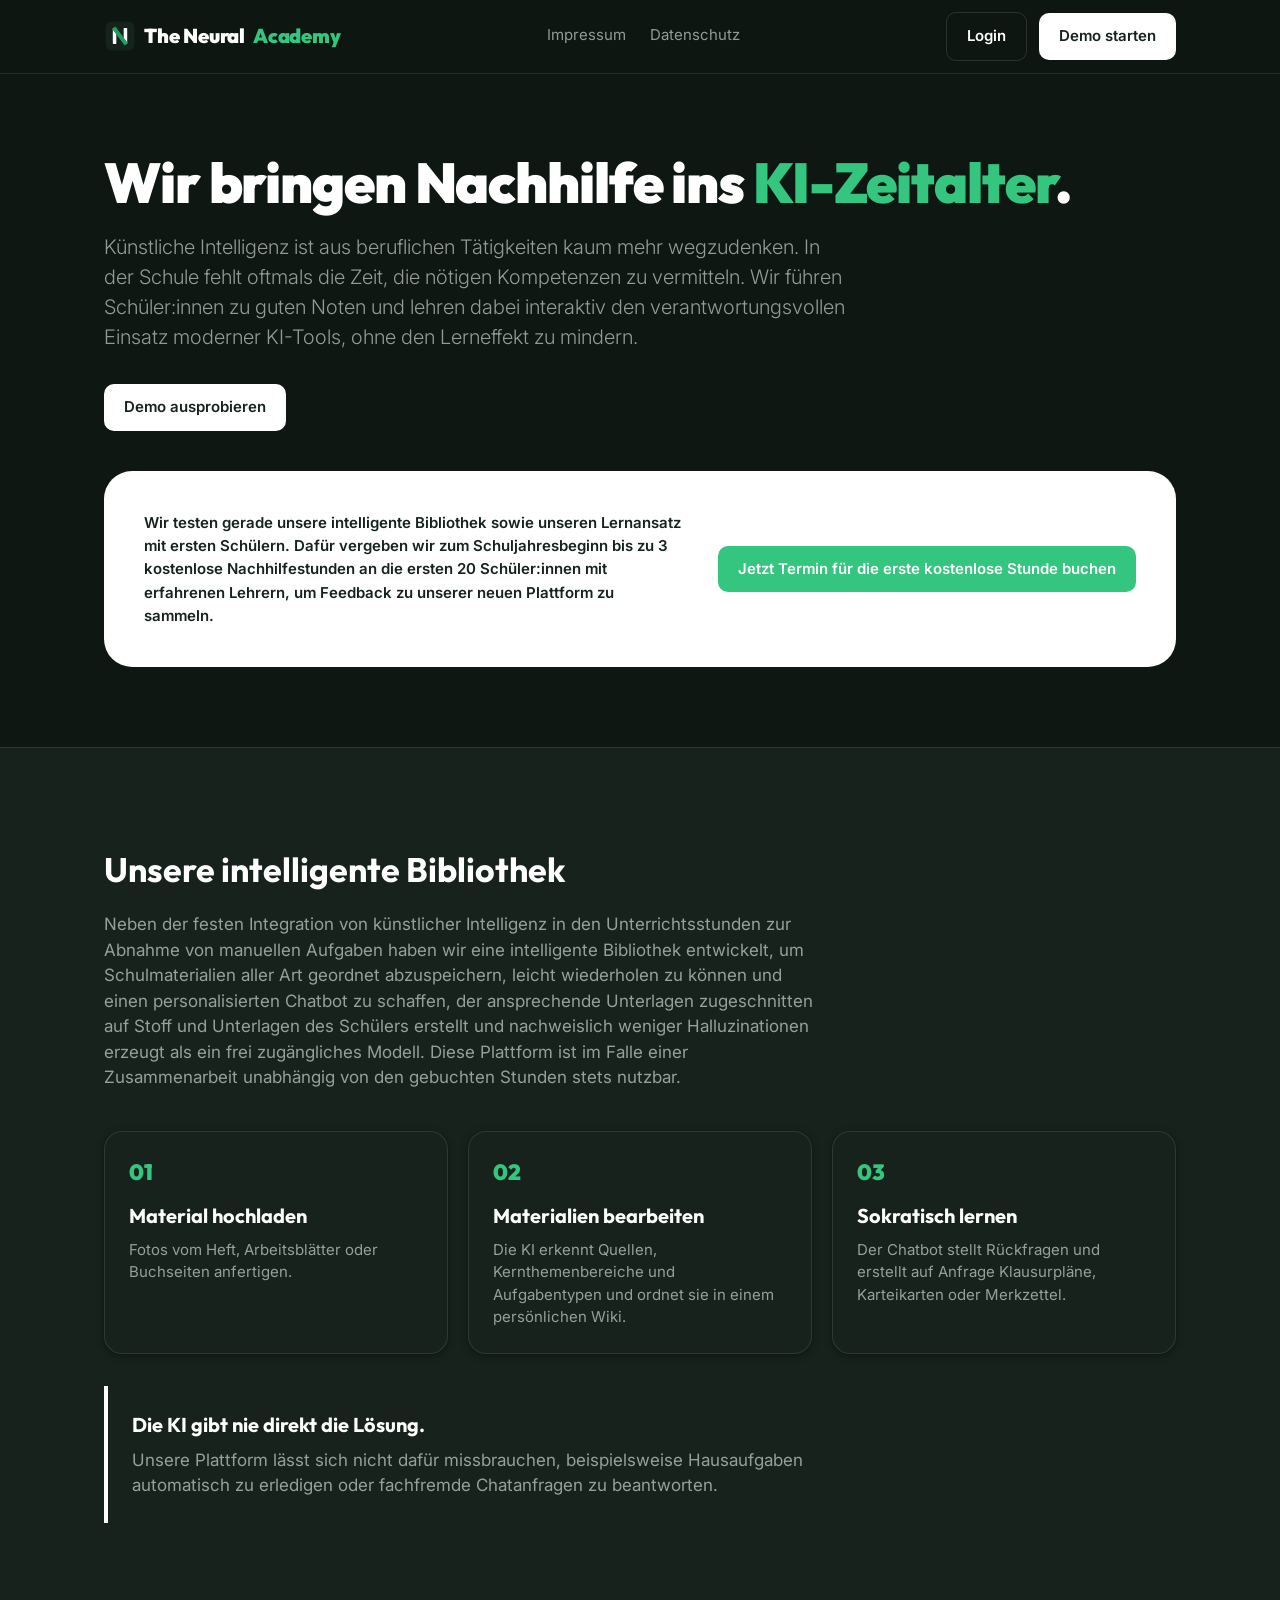
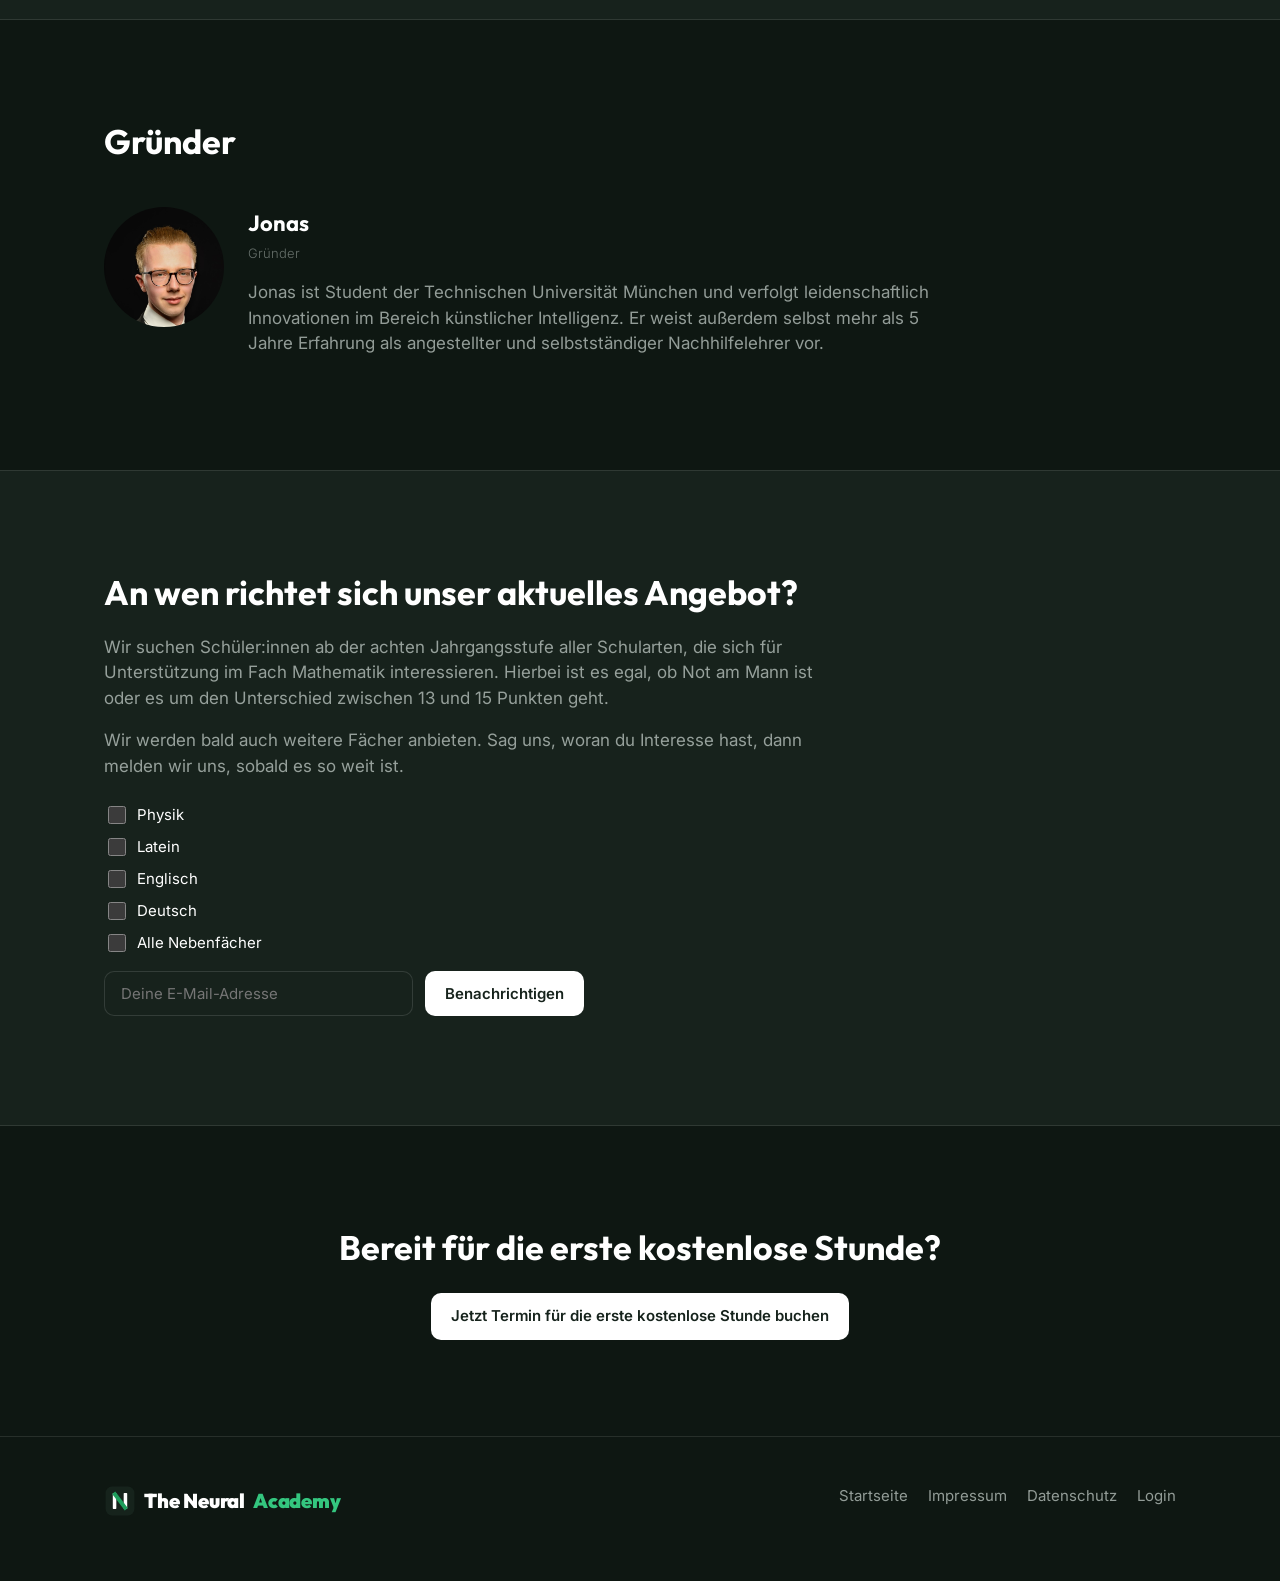
<file: index.html>
<!DOCTYPE html>
<html lang="de">
<head>
<meta charset="UTF-8">
<meta name="viewport" content="width=device-width, initial-scale=1.0">
<title>The Neural Academy: Nachhilfe im KI-Zeitalter</title>
<meta name="description" content="The Neural Academy führt Schüler:innen zu guten Noten und lehrt dabei interaktiv den verantwortungsvollen Einsatz moderner KI-Tools.">
<link rel="icon" type="image/svg+xml" href="assets/logo-icon.svg">
<link rel="preconnect" href="https://fonts.googleapis.com">
<link rel="preconnect" href="https://fonts.gstatic.com" crossorigin>
<link href="https://fonts.googleapis.com/css2?family=Outfit:wght@400;700;800;900&family=Inter:wght@300;400;600;900&display=swap" rel="stylesheet">
<link rel="stylesheet" href="assets/theme.css">
</head>
<body>

<nav class="topbar">
  <div class="wrap topbar-row">
    <a href="#top" class="brand"><img src="assets/logo-icon.svg" alt="" width="32" height="32">The Neural <span class="accent">Academy</span></a>
    <div class="topbar-links">
      <a class="topbar-link" href="impressum.html">Impressum</a>
      <a class="topbar-link" href="datenschutz.html">Datenschutz</a>
    </div>
    <div class="topbar-actions">
      <a class="btn-secondary" href="https://web-production-b1ad9.up.railway.app/login">Login</a>
      <a class="btn-primary" href="https://web-production-b1ad9.up.railway.app/demo">Demo starten</a>
    </div>
  </div>
</nav>

<main id="top">

  <section class="hero">
    <div class="wrap">
      <h1 class="display">Wir bringen Nachhilfe ins <span class="accent">KI-Zeitalter</span>.</h1>
      <p class="lede">Künstliche Intelligenz ist aus beruflichen Tätigkeiten kaum mehr wegzudenken. In der Schule fehlt oftmals die Zeit, die nötigen Kompetenzen zu vermitteln. Wir führen Schüler:innen zu guten Noten und lehren dabei interaktiv den verantwortungsvollen Einsatz moderner KI-Tools, ohne den Lerneffekt zu mindern.</p>
      <div class="hero-actions">
        <a class="btn-primary" href="https://web-production-b1ad9.up.railway.app/demo">Demo ausprobieren</a>
      </div>
      <div class="cta-panel">
        <p>Wir testen gerade unsere intelligente Bibliothek sowie unseren Lernansatz mit ersten Schülern. Dafür vergeben wir zum Schuljahresbeginn bis zu 3 kostenlose Nachhilfestunden an die ersten 20 Schüler:innen mit erfahrenen Lehrern, um Feedback zu unserer neuen Plattform zu sammeln.</p>
        <a class="btn-primary" href="https://calendly.com/jonas-hunglinger/nachhilfe-probestunde" target="_blank" rel="noopener">Jetzt Termin für die erste kostenlose Stunde buchen</a>
      </div>
    </div>
  </section>

  <section id="ansatz" class="section-alt">
    <div class="wrap">
      <h2 class="title2" style="font-size: var(--text-large-title);">Unsere intelligente Bibliothek</h2>
      <p class="body-text">Neben der festen Integration von künstlicher Intelligenz in den Unterrichtsstunden zur Abnahme von manuellen Aufgaben haben wir eine intelligente Bibliothek entwickelt, um Schulmaterialien aller Art geordnet abzuspeichern, leicht wiederholen zu können und einen personalisierten Chatbot zu schaffen, der ansprechende Unterlagen zugeschnitten auf Stoff und Unterlagen des Schülers erstellt und nachweislich weniger Halluzinationen erzeugt als ein frei zugängliches Modell. Diese Plattform ist im Falle einer Zusammenarbeit unabhängig von den gebuchten Stunden stets nutzbar.</p>

      <div class="steps">
        <div class="step-card">
          <span class="step-num">01</span>
          <h3>Material hochladen</h3>
          <p>Fotos vom Heft, Arbeitsblätter oder Buchseiten anfertigen.</p>
        </div>
        <div class="step-card">
          <span class="step-num">02</span>
          <h3>Materialien bearbeiten</h3>
          <p>Die KI erkennt Quellen, Kernthemenbereiche und Aufgabentypen und ordnet sie in einem persönlichen Wiki.</p>
        </div>
        <div class="step-card">
          <span class="step-num">03</span>
          <h3>Sokratisch lernen</h3>
          <p>Der Chatbot stellt Rückfragen und erstellt auf Anfrage Klausurpläne, Karteikarten oder Merkzettel.</p>
        </div>
      </div>

      <div class="principle">
        <strong>Die KI gibt nie direkt die Lösung.</strong>
        <p>Unsere Plattform lässt sich nicht dafür missbrauchen, beispielsweise Hausaufgaben automatisch zu erledigen oder fachfremde Chatanfragen zu beantworten.</p>
      </div>
    </div>
  </section>

  <section id="team">
    <div class="wrap">
      <h2 class="title2" style="font-size: var(--text-large-title);">Gründer</h2>

      <div class="team-card">
        <div class="team-photo">
          <img src="assets/jonas.jpg" alt="Jonas, Gründer von The Neural Academy" width="120" height="120">
        </div>
        <div>
          <h3>Jonas</h3>
          <p class="quiet" style="margin: 0 0 var(--space-2);">Gründer</p>
          <p class="body-text">Jonas ist Student der Technischen Universität München und verfolgt leidenschaftlich Innovationen im Bereich künstlicher Intelligenz. Er weist außerdem selbst mehr als 5 Jahre Erfahrung als angestellter und selbstständiger Nachhilfelehrer vor.</p>
        </div>
      </div>
    </div>
  </section>

  <section id="fuer-wen" class="section-alt">
    <div class="wrap">
      <h2 class="title2" style="font-size: var(--text-large-title);">An wen richtet sich unser aktuelles Angebot?</h2>
      <p class="body-text">Wir suchen Schüler:innen ab der achten Jahrgangsstufe aller Schularten, die sich für Unterstützung im Fach Mathematik interessieren. Hierbei ist es egal, ob Not am Mann ist oder es um den Unterschied zwischen 13 und 15 Punkten geht.</p>
      <p class="body-text" style="margin-top: var(--space-4);">Wir werden bald auch weitere Fächer anbieten. Sag uns, woran du Interesse hast, dann melden wir uns, sobald es so weit ist.</p>

      <form id="interest-form" class="interest-form">
        <div class="interest-checkboxes">
          <label class="checkbox-label"><input type="checkbox" name="physik"> Physik</label>
          <label class="checkbox-label"><input type="checkbox" name="latein"> Latein</label>
          <label class="checkbox-label"><input type="checkbox" name="englisch"> Englisch</label>
          <label class="checkbox-label"><input type="checkbox" name="deutsch"> Deutsch</label>
          <label class="checkbox-label"><input type="checkbox" name="nebenfaecher"> Alle Nebenfächer</label>
        </div>
        <div class="interest-email-row">
          <input type="email" id="interest-email" placeholder="Deine E-Mail-Adresse" required>
          <button type="submit" class="btn-primary">Benachrichtigen</button>
        </div>
        <p class="quiet" id="interest-status" style="margin-top: var(--space-3);"></p>
      </form>
    </div>
  </section>

  <section>
    <div class="wrap">
      <div class="cta-closing">
        <p>Bereit für die erste kostenlose Stunde?</p>
        <a class="btn-primary" href="https://calendly.com/jonas-hunglinger/nachhilfe-probestunde" target="_blank" rel="noopener">Jetzt Termin für die erste kostenlose Stunde buchen</a>
      </div>
    </div>
  </section>

</main>

<footer>
  <div class="wrap footer-grid">
    <div>
      <a href="#top" class="brand"><img src="assets/logo-icon.svg" alt="" width="32" height="32">The Neural <span class="accent">Academy</span></a>
    </div>
    <div class="footer-links">
      <a href="#top">Startseite</a>
      <a href="impressum.html">Impressum</a>
      <a href="datenschutz.html">Datenschutz</a>
      <a href="https://web-production-b1ad9.up.railway.app/login">Login</a>
    </div>
  </div>
</footer>

<script>
  const interestForm = document.getElementById('interest-form');
  if (interestForm) {
    interestForm.addEventListener('submit', async (e) => {
      e.preventDefault();
      const status = document.getElementById('interest-status');
      const email = document.getElementById('interest-email').value.trim();
      const payload = {
        email,
        physik: interestForm.physik.checked,
        latein: interestForm.latein.checked,
        englisch: interestForm.englisch.checked,
        deutsch: interestForm.deutsch.checked,
        nebenfaecher: interestForm.nebenfaecher.checked,
      };
      status.textContent = 'Wird gesendet.';
      try {
        const res = await fetch('https://web-production-b1ad9.up.railway.app/interest-signup', {
          method: 'POST',
          headers: { 'Content-Type': 'application/json' },
          body: JSON.stringify(payload),
        });
        const data = await res.json();
        if (data.error) {
          status.textContent = data.error;
        } else {
          status.textContent = 'Danke, wir melden uns.';
          interestForm.reset();
        }
      } catch (err) {
        status.textContent = 'Das hat nicht geklappt. Bitte später erneut versuchen.';
      }
    });
  }
</script>

</body>
</html>
</file>
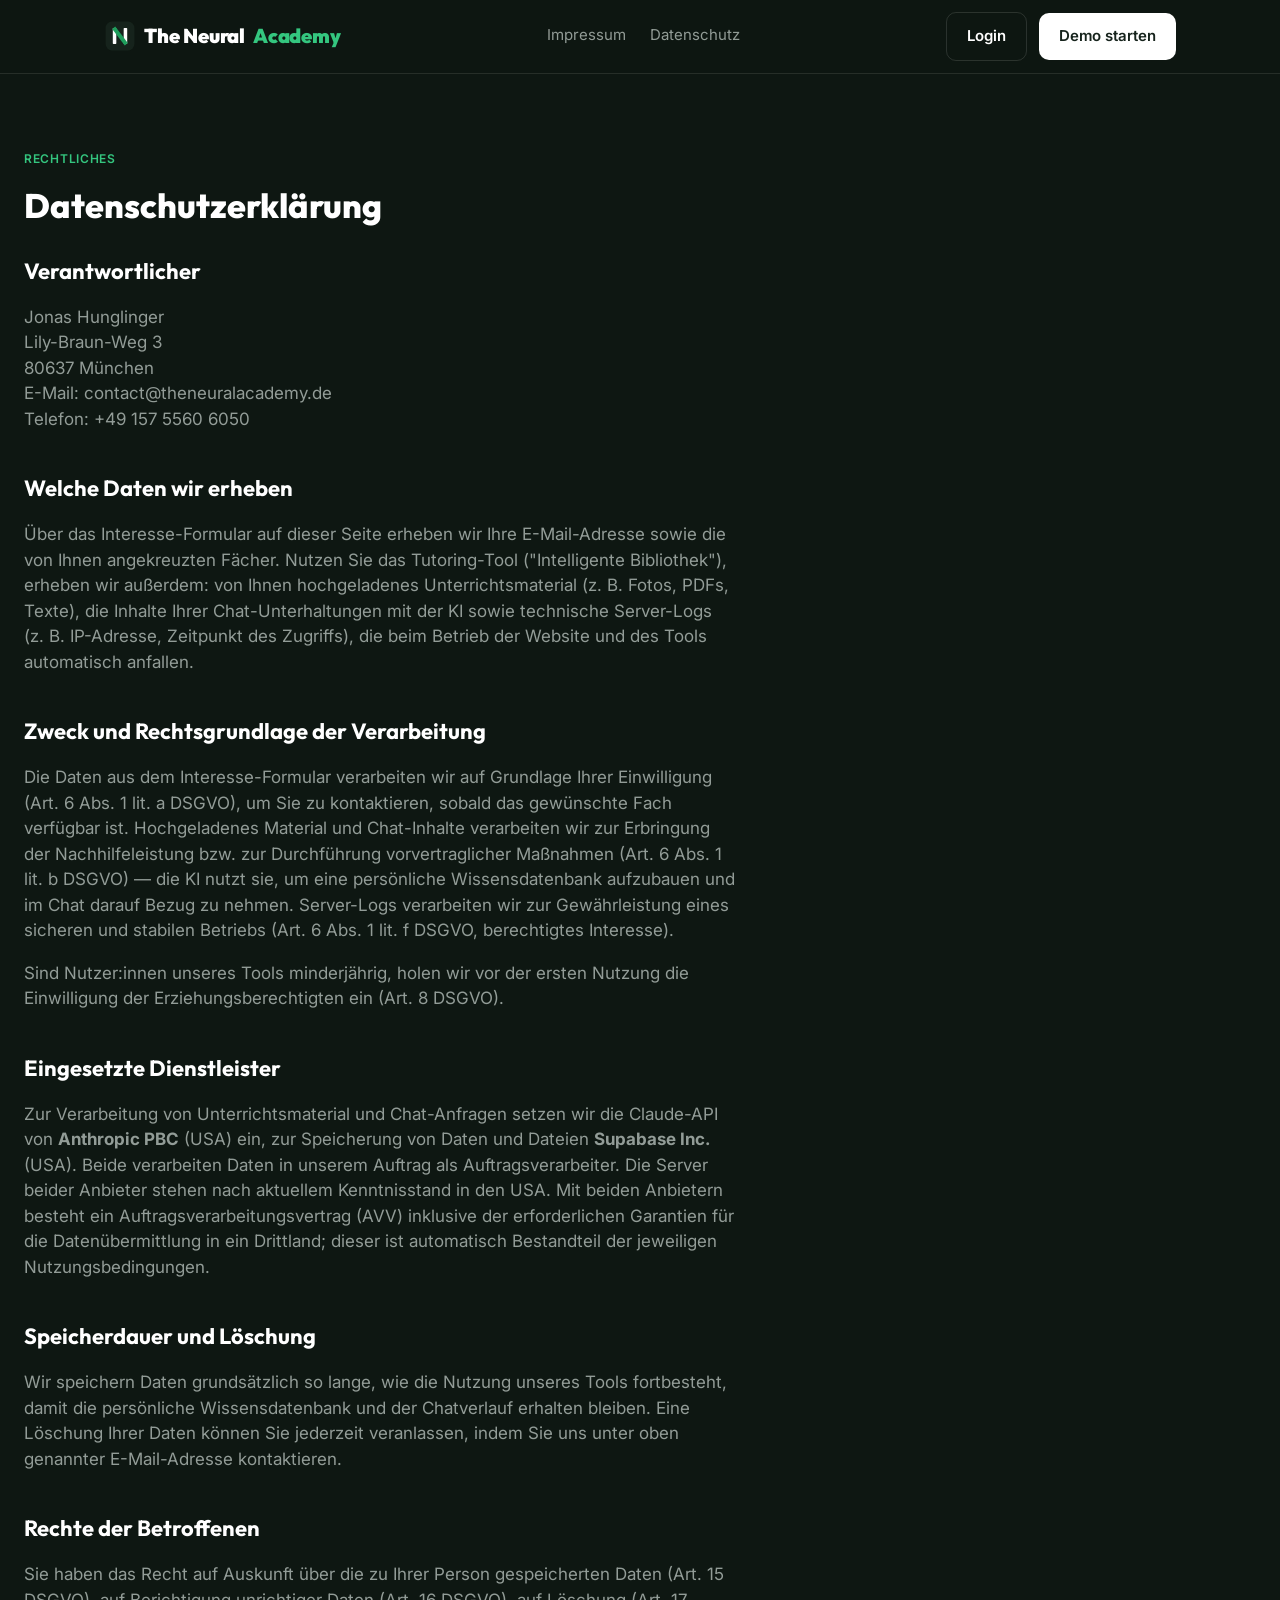
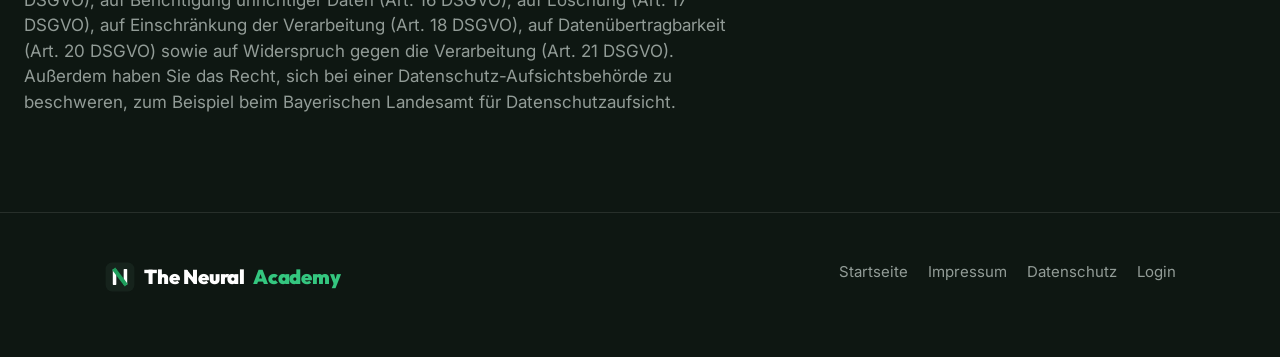
<file: datenschutz.html>
<!DOCTYPE html>
<html lang="de">
<head>
<meta charset="UTF-8">
<meta name="viewport" content="width=device-width, initial-scale=1.0">
<title>Datenschutz: The Neural Academy</title>
<meta name="description" content="Datenschutzerklärung von The Neural Academy.">
<link rel="icon" type="image/svg+xml" href="assets/logo-icon.svg">
<link rel="preconnect" href="https://fonts.googleapis.com">
<link rel="preconnect" href="https://fonts.gstatic.com" crossorigin>
<link href="https://fonts.googleapis.com/css2?family=Outfit:wght@400;700;800;900&family=Inter:wght@300;400;600;900&display=swap" rel="stylesheet">
<link rel="stylesheet" href="assets/theme.css">
</head>
<body class="legal-page">

<nav class="topbar">
  <div class="wrap topbar-row">
    <a href="index.html#top" class="brand"><img src="assets/logo-icon.svg" alt="" width="32" height="32">The Neural <span class="accent">Academy</span></a>
    <div class="topbar-links">
      <a class="topbar-link" href="impressum.html">Impressum</a>
      <a class="topbar-link" href="datenschutz.html">Datenschutz</a>
    </div>
    <div class="topbar-actions">
      <a class="btn-secondary" href="https://web-production-b1ad9.up.railway.app/login">Login</a>
      <a class="btn-primary" href="https://web-production-b1ad9.up.railway.app/demo">Demo starten</a>
    </div>
  </div>
</nav>

<main>
  <div class="wrap" style="padding-top: var(--space-16); padding-bottom: var(--space-20);">
    <p class="eyebrow">Rechtliches</p>
    <h1 class="title-large">Datenschutzerklärung</h1>

    <h2>Verantwortlicher</h2>
    <p class="body-text">Jonas Hunglinger<br>Lily-Braun-Weg 3<br>80637 München<br>E-Mail: contact@theneuralacademy.de<br>Telefon: +49 157 5560 6050</p>

    <h2>Welche Daten wir erheben</h2>
    <p class="body-text">
      Über das Interesse-Formular auf dieser Seite erheben wir Ihre E-Mail-Adresse sowie die von Ihnen
      angekreuzten Fächer. Nutzen Sie das Tutoring-Tool ("Intelligente Bibliothek"), erheben wir außerdem:
      von Ihnen hochgeladenes Unterrichtsmaterial (z. B. Fotos, PDFs, Texte), die Inhalte Ihrer
      Chat-Unterhaltungen mit der KI sowie technische Server-Logs (z. B. IP-Adresse, Zeitpunkt des
      Zugriffs), die beim Betrieb der Website und des Tools automatisch anfallen.
    </p>

    <h2>Zweck und Rechtsgrundlage der Verarbeitung</h2>
    <p class="body-text">
      Die Daten aus dem Interesse-Formular verarbeiten wir auf Grundlage Ihrer Einwilligung
      (Art. 6 Abs. 1 lit. a DSGVO), um Sie zu kontaktieren, sobald das gewünschte Fach verfügbar ist.
      Hochgeladenes Material und Chat-Inhalte verarbeiten wir zur Erbringung der Nachhilfeleistung bzw.
      zur Durchführung vorvertraglicher Maßnahmen (Art. 6 Abs. 1 lit. b DSGVO) — die KI nutzt sie, um
      eine persönliche Wissensdatenbank aufzubauen und im Chat darauf Bezug zu nehmen. Server-Logs
      verarbeiten wir zur Gewährleistung eines sicheren und stabilen Betriebs (Art. 6 Abs. 1 lit. f DSGVO,
      berechtigtes Interesse).
    </p>
    <p class="body-text">
      Sind Nutzer:innen unseres Tools minderjährig, holen wir vor der ersten Nutzung die Einwilligung
      der Erziehungsberechtigten ein (Art. 8 DSGVO).
    </p>

    <h2>Eingesetzte Dienstleister</h2>
    <p class="body-text">
      Zur Verarbeitung von Unterrichtsmaterial und Chat-Anfragen setzen wir die Claude-API von
      <strong>Anthropic PBC</strong> (USA) ein, zur Speicherung von Daten und Dateien
      <strong>Supabase Inc.</strong> (USA). Beide verarbeiten Daten in unserem Auftrag als
      Auftragsverarbeiter. Die Server beider Anbieter stehen nach aktuellem Kenntnisstand in den USA. Mit
      beiden Anbietern besteht ein Auftragsverarbeitungsvertrag (AVV) inklusive der erforderlichen
      Garantien für die Datenübermittlung in ein Drittland; dieser ist automatisch Bestandteil der
      jeweiligen Nutzungsbedingungen.
    </p>

    <h2>Speicherdauer und Löschung</h2>
    <p class="body-text">
      Wir speichern Daten grundsätzlich so lange, wie die Nutzung unseres Tools fortbesteht, damit die
      persönliche Wissensdatenbank und der Chatverlauf erhalten bleiben. Eine Löschung Ihrer Daten können
      Sie jederzeit veranlassen, indem Sie uns unter oben genannter E-Mail-Adresse kontaktieren.
    </p>

    <h2>Rechte der Betroffenen</h2>
    <p class="body-text">
      Sie haben das Recht auf Auskunft über die zu Ihrer Person gespeicherten Daten (Art. 15 DSGVO), auf
      Berichtigung unrichtiger Daten (Art. 16 DSGVO), auf Löschung (Art. 17 DSGVO), auf Einschränkung der
      Verarbeitung (Art. 18 DSGVO), auf Datenübertragbarkeit (Art. 20 DSGVO) sowie auf Widerspruch gegen
      die Verarbeitung (Art. 21 DSGVO). Außerdem haben Sie das Recht, sich bei einer
      Datenschutz-Aufsichtsbehörde zu beschweren, zum Beispiel beim Bayerischen Landesamt für
      Datenschutzaufsicht.
    </p>
  </div>
</main>

<footer>
  <div class="wrap footer-grid">
    <div>
      <a href="index.html#top" class="brand"><img src="assets/logo-icon.svg" alt="" width="32" height="32">The Neural <span class="accent">Academy</span></a>
    </div>
    <div class="footer-links">
      <a href="index.html#top">Startseite</a>
      <a href="impressum.html">Impressum</a>
      <a href="datenschutz.html">Datenschutz</a>
      <a href="https://web-production-b1ad9.up.railway.app/login">Login</a>
    </div>
  </div>
</footer>


</body>
</html>
</file>
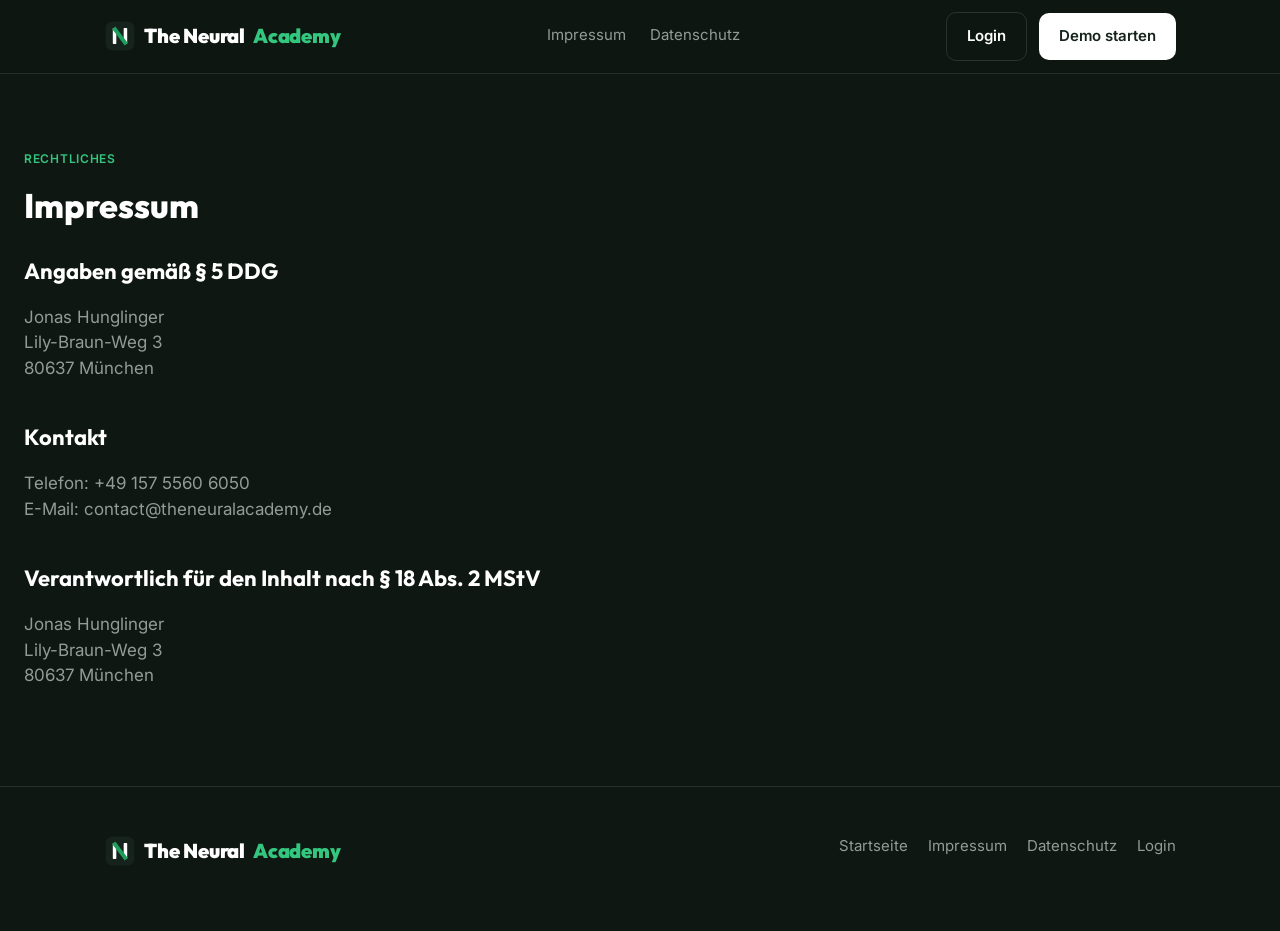
<file: impressum.html>
<!DOCTYPE html>
<html lang="de">
<head>
<meta charset="UTF-8">
<meta name="viewport" content="width=device-width, initial-scale=1.0">
<title>Impressum: The Neural Academy</title>
<meta name="description" content="Impressum von The Neural Academy.">
<link rel="icon" type="image/svg+xml" href="assets/logo-icon.svg">
<link rel="preconnect" href="https://fonts.googleapis.com">
<link rel="preconnect" href="https://fonts.gstatic.com" crossorigin>
<link href="https://fonts.googleapis.com/css2?family=Outfit:wght@400;700;800;900&family=Inter:wght@300;400;600;900&display=swap" rel="stylesheet">
<link rel="stylesheet" href="assets/theme.css">
</head>
<body class="legal-page">

<nav class="topbar">
  <div class="wrap topbar-row">
    <a href="index.html#top" class="brand"><img src="assets/logo-icon.svg" alt="" width="32" height="32">The Neural <span class="accent">Academy</span></a>
    <div class="topbar-links">
      <a class="topbar-link" href="impressum.html">Impressum</a>
      <a class="topbar-link" href="datenschutz.html">Datenschutz</a>
    </div>
    <div class="topbar-actions">
      <a class="btn-secondary" href="https://web-production-b1ad9.up.railway.app/login">Login</a>
      <a class="btn-primary" href="https://web-production-b1ad9.up.railway.app/demo">Demo starten</a>
    </div>
  </div>
</nav>

<main>
  <div class="wrap" style="padding-top: var(--space-16); padding-bottom: var(--space-20);">
    <p class="eyebrow">Rechtliches</p>
    <h1 class="title-large">Impressum</h1>

    <h2>Angaben gemäß § 5 DDG</h2>
    <p class="body-text">Jonas Hunglinger<br>Lily-Braun-Weg 3<br>80637 München</p>

    <h2>Kontakt</h2>
    <p class="body-text">Telefon: +49 157 5560 6050<br>E-Mail: contact@theneuralacademy.de</p>

    <h2>Verantwortlich für den Inhalt nach § 18 Abs. 2 MStV</h2>
    <p class="body-text">Jonas Hunglinger<br>Lily-Braun-Weg 3<br>80637 München</p>
  </div>
</main>

<footer>
  <div class="wrap footer-grid">
    <div>
      <a href="index.html#top" class="brand"><img src="assets/logo-icon.svg" alt="" width="32" height="32">The Neural <span class="accent">Academy</span></a>
    </div>
    <div class="footer-links">
      <a href="index.html#top">Startseite</a>
      <a href="impressum.html">Impressum</a>
      <a href="datenschutz.html">Datenschutz</a>
      <a href="https://web-production-b1ad9.up.railway.app/login">Login</a>
    </div>
  </div>
</footer>


</body>
</html>
</file>
<file: assets/theme.css>
/* Dark ist die einzige Variante der Seite — kein Light-Mode, kein Toggle. */
:root {
  color-scheme: dark;

  --font-headline: 'Outfit', 'Poppins', Arial, sans-serif;
  --font-system:   'Inter', -apple-system, system-ui, Arial, sans-serif;

  --text-caption1:    12px;
  --text-footnote:    13px;
  --text-subhead:     15px;
  --text-body:        17px;
  --text-title3:      20px;
  --text-title2:      22px;
  --text-title1:      28px;
  --text-large-title: 34px;
  --text-display:     48px;
  --text-condensed-xl: 56px;

  --space-1:  4px;
  --space-2:  8px;
  --space-3:  12px;
  --space-4:  16px;
  --space-5:  20px;
  --space-6:  24px;
  --space-8:  32px;
  --space-10: 40px;
  --space-12: 48px;
  --space-16: 64px;
  --space-20: 80px;
  --space-24: 96px;

  --institut-green:      #34C67F;
  --institut-green-tint: rgba(52,198,127,0.12);

  --ink:          #FFFFFF;
  --bg-page:      #0E1712;
  --bg-surface:   #17221C;
  --bg-inset:     #26332B;

  --text-primary:   #FFFFFF;
  --text-secondary: rgba(235,245,240,0.6);
  --text-muted:     rgba(235,245,240,0.4);
  --text-tertiary:  rgba(235,245,240,0.28);
  --text-inverse:   #16231C;

  --border:          rgba(255,255,255,0.12);
  --border-hairline: rgba(255,255,255,0.1);
  --border-divider:  rgba(255,255,255,0.07);

  --color-warning: #F2A93B;
  --color-info:    var(--ink);

  --radius-sm:  10px;
  --radius-md:  14px;
  --radius-lg:  18px;
  --radius-xl:  22px;
  --radius-2xl: 28px;
  --radius-none: 0;
  --radius-full: 9999px;

  --hover-state:   rgba(255,255,255,0.06);
  --pressed-state: rgba(255,255,255,0.10);
  --focus-ring:    var(--institut-green);

  --shadow-xs: 0 1px 2px rgba(0,0,0,0.2);
  --shadow-sm: 0 2px 8px rgba(0,0,0,0.28), 0 1px 3px rgba(0,0,0,0.16);
  --shadow-md: 0 4px 16px rgba(0,0,0,0.32), 0 2px 6px rgba(0,0,0,0.16);
  --shadow-lg: 0 8px 32px rgba(0,0,0,0.36), 0 4px 12px rgba(0,0,0,0.2);

  --ease-spring: cubic-bezier(0.25, 0.46, 0.45, 0.94);
  --ease-out:    cubic-bezier(0, 0, 0.2, 1);
  --dur-instant: 100ms;
  --dur-fast:    200ms;
  --dur-normal:  300ms;
}

* { box-sizing: border-box; }
html { scroll-behavior: smooth; }
body {
  margin: 0;
  background: var(--bg-page);
  color: var(--text-primary);
  font-family: var(--font-system);
  font-size: var(--text-body);
  line-height: 1.5;
  -webkit-font-smoothing: antialiased;
}
img { max-width: 100%; }
a { color: inherit; }
.wrap {
  max-width: 1120px;
  margin: 0 auto;
  padding: 0 var(--space-6);
}
:focus-visible {
  outline: none;
  box-shadow: 0 0 0 3px var(--institut-green);
  border-radius: var(--radius-sm);
}

/* ── Typography ── */
.eyebrow {
  font-family: var(--font-system);
  font-weight: 600;
  font-size: var(--text-caption1);
  letter-spacing: 0.06em;
  text-transform: uppercase;
  color: var(--institut-green);
}
.display {
  font-family: var(--font-headline);
  font-weight: 900;
  font-size: clamp(34px, 6vw, var(--text-condensed-xl));
  letter-spacing: -0.02em;
  line-height: 1.05;
  color: var(--text-primary);
  margin: var(--space-4) 0 var(--space-5);
}
.display .accent { color: var(--institut-green); }
.title2 {
  font-family: var(--font-headline);
  font-weight: 700;
  font-size: var(--text-title2);
  color: var(--text-primary);
  margin: 0 0 var(--space-3);
}
.title-large {
  font-family: var(--font-headline);
  font-weight: 800;
  font-size: var(--text-large-title);
  margin: var(--space-2) 0 0;
  color: var(--text-primary);
}
.lede {
  font-size: var(--text-title3);
  font-weight: 300;
  color: var(--text-secondary);
  max-width: 62ch;
  line-height: 1.5;
}
.body-text {
  color: var(--text-secondary);
  max-width: 65ch;
}
.quiet {
  font-family: var(--font-system);
  font-weight: 300;
  color: var(--text-muted);
  font-size: var(--text-footnote);
}

/* ── Buttons ── */
.btn-primary, .btn-secondary {
  display: inline-flex;
  align-items: center;
  gap: var(--space-2);
  font-family: var(--font-system);
  font-weight: 600;
  font-size: var(--text-subhead);
  padding: var(--space-3) var(--space-5);
  border-radius: var(--radius-sm);
  text-decoration: none;
  min-height: 44px;
  transition: transform var(--dur-instant) var(--ease-out), opacity var(--dur-fast) var(--ease-out), background var(--dur-fast) var(--ease-out);
  cursor: pointer;
  border: none;
}
.btn-primary { background: var(--ink); color: var(--text-inverse); }
.btn-primary:hover { opacity: 0.88; }
.btn-primary:active { transform: scale(0.97); }
.btn-secondary { background: transparent; color: var(--text-primary); border: 1px solid var(--border); }
.btn-secondary:hover { background: var(--hover-state); }
.btn-secondary:active { transform: scale(0.97); }

/* ── Nav ── */
.topbar {
  min-height: 72px;
  padding: var(--space-3) 0;
  display: flex;
  align-items: center;
  justify-content: space-between;
  position: sticky;
  top: 0;
  z-index: 100;
  background: color-mix(in srgb, var(--bg-page) 88%, transparent);
  backdrop-filter: blur(8px);
  border-bottom: 1px solid var(--border-hairline);
}
/* Layoutet Logo/Links/Actions; ersetzt die frühere Inline-Style-Version, die auf
   schmalen Screens nicht umbrach und Buttons ineinander verschachtelt hat. */
.topbar-row {
  display: flex;
  align-items: center;
  justify-content: space-between;
  width: 100%;
  flex-wrap: wrap;
  row-gap: var(--space-3);
}
.brand {
  font-family: var(--font-headline);
  font-weight: 900;
  font-size: var(--text-title3);
  letter-spacing: -0.01em;
  text-decoration: none;
  color: var(--text-primary);
  display: flex;
  align-items: center;
  gap: var(--space-2);
}
.brand .accent { color: var(--institut-green); }
.brand img { display: block; }
.topbar-links { display: none; gap: var(--space-6); }
.topbar-link {
  font-family: var(--font-system);
  font-weight: 400;
  font-size: var(--text-subhead);
  color: var(--text-secondary);
  text-decoration: none;
  padding: var(--space-2) 0;
  border-bottom: 2px solid transparent;
}
.topbar-link:hover { color: var(--text-primary); }
.topbar-actions { display: flex; align-items: center; gap: var(--space-3); }
@media (min-width: 860px) {
  .topbar-links { display: flex; }
}

/* ── Sections ── */
section { padding: var(--space-24) 0; }
.hero { padding-top: var(--space-16); padding-bottom: var(--space-20); }
.hero-actions { display: flex; flex-wrap: wrap; gap: var(--space-3); margin-top: var(--space-8); }

.section-alt { background: var(--bg-surface); border-top: 1px solid var(--border-hairline); border-bottom: 1px solid var(--border-hairline); }

.steps {
  display: grid;
  grid-template-columns: 1fr;
  gap: var(--space-5);
  margin-top: var(--space-10);
}
@media (min-width: 780px) {
  .steps { grid-template-columns: repeat(3, 1fr); }
}
.step-card {
  background: var(--bg-surface);
  border: 1px solid var(--border-hairline);
  border-radius: var(--radius-lg);
  padding: var(--space-6);
  box-shadow: var(--shadow-sm);
}
.step-num {
  font-family: var(--font-headline);
  font-weight: 900;
  font-size: var(--text-title2);
  color: var(--institut-green);
  display: block;
  margin-bottom: var(--space-3);
}
.step-card h3 {
  font-family: var(--font-headline);
  font-weight: 700;
  font-size: var(--text-title3);
  margin: 0 0 var(--space-2);
  color: var(--text-primary);
}
.step-card p { margin: 0; color: var(--text-secondary); font-size: var(--text-subhead); }

.principle {
  border-radius: var(--radius-none);
  border-left: 4px solid var(--color-info);
  background: var(--bg-surface);
  padding: var(--space-6) var(--space-6);
  margin-top: var(--space-8);
  max-width: 68ch;
}
.principle strong {
  display: block;
  font-family: var(--font-headline);
  font-size: var(--text-title3);
  font-weight: 700;
  margin-bottom: var(--space-2);
}
.principle p { margin: 0; color: var(--text-secondary); }

/* Prominenter Pilotphasen-CTA im Hero: der eine Bold-Moment der Seite, grüner Button auf Ink. */
.cta-panel {
  display: flex;
  flex-direction: column;
  gap: var(--space-6);
  background: var(--ink);
  color: var(--text-inverse);
  border-radius: var(--radius-2xl);
  padding: var(--space-10);
  margin-top: var(--space-10);
}
@media (min-width: 780px) {
  .cta-panel { flex-direction: row; align-items: center; justify-content: space-between; gap: var(--space-8); }
}
.cta-panel p {
  margin: 0;
  color: var(--text-inverse);
  font-size: var(--text-subhead);
  font-weight: 600;
  line-height: 1.55;
  max-width: 56ch;
}
.cta-panel .btn-primary {
  background: var(--institut-green);
  color: var(--ink);
  flex-shrink: 0;
}
.cta-panel .btn-primary:hover { opacity: 0.88; }

/* Schlichter Schluss-CTA am Seitenende, im normalen Seiten-Look. */
.cta-closing {
  text-align: center;
}
.cta-closing p {
  margin: 0 0 var(--space-5);
  font-family: var(--font-headline);
  font-weight: 700;
  font-size: var(--text-large-title);
  color: var(--text-primary);
}

.audience-grid {
  display: grid;
  grid-template-columns: 1fr;
  gap: var(--space-4);
  margin-top: var(--space-10);
}
@media (min-width: 780px) {
  .audience-grid { grid-template-columns: repeat(2, 1fr); }
}
.audience-card {
  background: var(--bg-inset);
  border-radius: var(--radius-lg);
  padding: var(--space-6);
}
.audience-card h3 {
  font-family: var(--font-headline);
  font-size: var(--text-title3);
  font-weight: 700;
  margin: 0 0 var(--space-2);
}
.audience-card p { margin: 0; color: var(--text-secondary); font-size: var(--text-subhead); }

/* Gründer-Team */
.team-card {
  display: flex;
  gap: var(--space-6);
  align-items: flex-start;
  margin-top: var(--space-10);
  flex-wrap: wrap;
}
.team-photo {
  width: 120px;
  height: 120px;
  border-radius: var(--radius-full);
  background: var(--bg-inset);
  color: var(--text-tertiary);
  flex: 0 0 auto;
  overflow: hidden;
}
.team-photo img {
  width: 100%;
  height: 100%;
  object-fit: cover;
  display: block;
}
.team-card h3 {
  font-family: var(--font-headline);
  font-weight: 700;
  font-size: var(--text-title2);
  margin: 0 0 var(--space-1);
  color: var(--text-primary);
}

footer {
  border-top: 1px solid var(--border-hairline);
  padding: var(--space-12) 0 var(--space-16);
}
.footer-grid {
  display: flex;
  flex-direction: column;
  gap: var(--space-6);
}
@media (min-width: 780px) {
  .footer-grid { flex-direction: row; justify-content: space-between; align-items: flex-start; }
}
.footer-links { display: flex; gap: var(--space-5); flex-wrap: wrap; }
.footer-links a { text-decoration: none; color: var(--text-secondary); font-size: var(--text-subhead); }
.footer-links a:hover { color: var(--text-primary); }

/* Fächer-Interesse-Formular (Für-wen-Section) */
.interest-form {
  margin-top: var(--space-6);
  max-width: 480px;
}
.interest-checkboxes {
  display: flex;
  flex-direction: column;
  gap: var(--space-2);
  margin-bottom: var(--space-4);
}
.checkbox-label {
  display: flex;
  align-items: center;
  gap: var(--space-2);
  font-size: var(--text-subhead);
  color: var(--text-primary);
  cursor: pointer;
}
.checkbox-label input[type="checkbox"] {
  width: 18px;
  height: 18px;
  accent-color: var(--institut-green);
}
.interest-email-row {
  display: flex;
  gap: var(--space-3);
  flex-wrap: wrap;
}
.interest-email-row input[type="email"] {
  flex: 1;
  min-width: 220px;
  padding: var(--space-3) var(--space-4);
  border: 1px solid var(--border);
  border-radius: var(--radius-sm);
  font-family: var(--font-system);
  font-size: var(--text-subhead);
  background: var(--bg-surface);
  color: var(--text-primary);
  box-sizing: border-box;
}
.interest-email-row input[type="email"]:focus-visible {
  outline: none;
  box-shadow: 0 0 0 3px var(--institut-green);
}

/* ── Einfache Textseiten (Impressum, Datenschutz) ── */
.legal-page main { max-width: 760px; }
.legal-page .body-text { max-width: none; }
.legal-page h2 {
  font-family: var(--font-headline);
  font-weight: 700;
  font-size: var(--text-title2);
  margin: var(--space-10) 0 var(--space-3);
}
.legal-page h2:first-of-type { margin-top: var(--space-6); }

@media (prefers-reduced-motion: reduce) {
  *, *::before, *::after { animation-duration: 0.01ms !important; transition-duration: 0.01ms !important; scroll-behavior: auto !important; }
}
</file>
